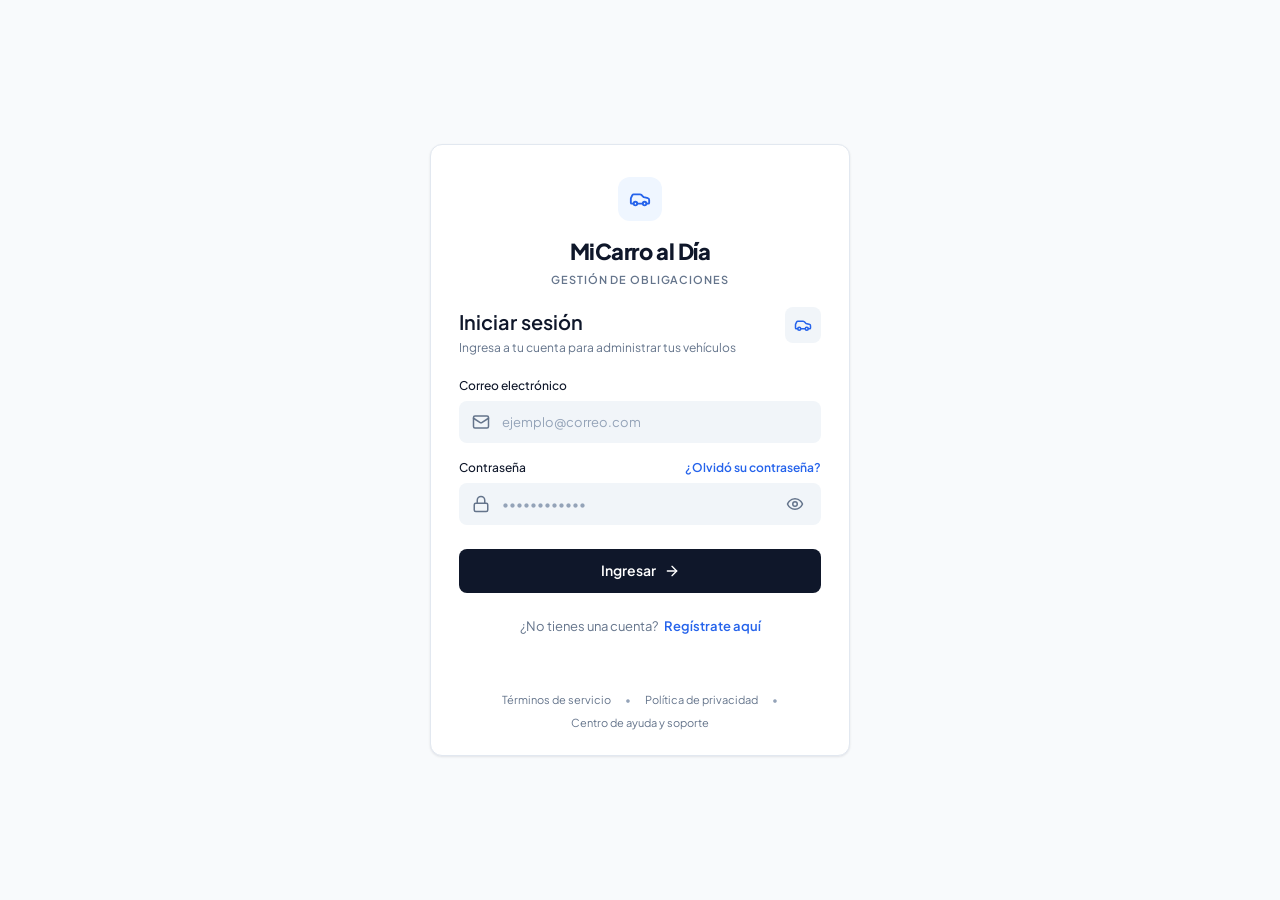
<file: index.html>
<!DOCTYPE html>
<html lang="es">
<head>
  <meta charset="UTF-8">
  <meta name="viewport" content="width=device-width, initial-scale=1">
  <title>Iniciar sesión · MiCarro al Día</title>
  <meta name="description" content="Ingresa a MiCarro al Día para administrar las obligaciones de tus vehículos.">
  <link rel="preconnect" href="https://fonts.googleapis.com">
  <link rel="preconnect" href="https://fonts.gstatic.com" crossorigin>
  <link href="https://fonts.googleapis.com/css2?family=Plus+Jakarta+Sans:wght@400;500;600;700;800&display=swap" rel="stylesheet">
  <link rel="stylesheet" href="css/styles.css">
</head>
<body>
  <main class="auth-page">
    <section class="card auth-card" aria-labelledby="login-title">
      <header class="brand">
        <span class="icon-badge icon-badge--blue icon-badge--lg"><span class="icon" data-icon="car"></span></span>
        <h1 class="brand-name">MiCarro al Día</h1>
        <p class="overline">Gestión de obligaciones</p>
      </header>

      <div class="auth-heading">
        <div>
          <h2 id="login-title">Iniciar sesión</h2>
          <p class="support">Ingresa a tu cuenta para administrar tus vehículos</p>
        </div>
        <span class="icon-badge"><span class="icon" data-icon="car"></span></span>
      </div>

      <form id="login-form" class="auth-form" novalidate>
        <div class="alert alert-error" id="login-error" role="alert" hidden>
          <span class="icon" data-icon="alert"></span>
          <div>
            <strong>Revisa tus datos</strong>
            Ingresa un correo válido y tu contraseña para continuar.
          </div>
        </div>

        <div class="field" id="email-field">
          <label class="field-label" for="email">Correo electrónico</label>
          <div class="input-wrap">
            <span class="icon" data-icon="mail"></span>
            <input id="email" name="email" type="email" placeholder="ejemplo@correo.com" autocomplete="email" aria-describedby="email-error">
          </div>
          <span class="field-error" id="email-error">Ingresa un correo electrónico válido.</span>
        </div>

        <div class="field" id="password-field">
          <div class="field-label-row">
            <label class="field-label" for="password">Contraseña</label>
            <button type="button" class="link" data-open-modal="recover-modal">¿Olvidó su contraseña?</button>
          </div>
          <div class="input-wrap">
            <span class="icon" data-icon="lock"></span>
            <input id="password" name="password" type="password" placeholder="••••••••••••" autocomplete="current-password" aria-describedby="password-error">
            <button type="button" class="input-toggle" data-toggle-password aria-label="Mostrar contraseña">
              <span class="icon" data-icon="eye"></span>
            </button>
          </div>
          <span class="field-error" id="password-error">Ingresa tu contraseña.</span>
        </div>

        <button type="submit" class="btn btn-primary btn-block btn-lg">
          Ingresar <span class="icon" data-icon="arrow-right"></span>
        </button>
      </form>

      <p class="auth-switch">
        ¿No tienes una cuenta?
        <button type="button" class="link" data-toast="El registro de usuarios estará disponible próximamente">Regístrate aquí</button>
      </p>

      <ul class="auth-legal">
        <li><button type="button" data-toast="Términos de servicio disponibles próximamente">Términos de servicio</button></li>
        <li><button type="button" data-toast="Política de privacidad disponible próximamente">Política de privacidad</button></li>
        <li><button type="button" data-toast="Centro de ayuda disponible próximamente">Centro de ayuda y soporte</button></li>
      </ul>
    </section>
  </main>

  <!-- Modal: Recuperar contraseña -->
  <dialog class="modal" id="recover-modal" aria-labelledby="recover-title">
    <form class="modal-box" id="recover-form" novalidate>
      <button type="button" class="btn-close" data-close-modal aria-label="Cerrar">
        <span class="icon" data-icon="x"></span>
      </button>
      <h2 class="modal-title" id="recover-title">Recuperar contraseña</h2>
      <p class="modal-text">
        Ingresa el correo electrónico asociado a tu cuenta vehicular y te enviaremos un enlace seguro para restablecer tu contraseña.
      </p>

      <div class="field" id="recover-email-field">
        <label class="field-label" for="recover-email">Correo electrónico registrado</label>
        <div class="input-wrap input-wrap--outline">
          <span class="icon" data-icon="mail"></span>
          <input id="recover-email" type="email" autofocus placeholder="ejemplo@correo.com" autocomplete="email" aria-describedby="recover-email-error">
        </div>
        <span class="field-error" id="recover-email-error">Ingresa un correo electrónico válido.</span>
      </div>

      <div class="modal-actions">
        <button type="button" class="btn btn-ghost" data-close-modal>Cancelar</button>
        <button type="submit" class="btn btn-primary">
          Enviar correo de recuperación <span class="icon" data-icon="arrow-right"></span>
        </button>
      </div>

      <p class="modal-footer">
        ¿Tienes problemas para acceder?
        <button type="button" class="link" data-toast="Soporte técnico disponible próximamente">Contactar a soporte técnico</button>
      </p>
    </form>
  </dialog>

  <!-- Modal: Cuadro de notificación tras enviar el correo -->
  <dialog class="modal modal--sm" id="recover-sent-modal" aria-labelledby="recover-sent-title">
    <div class="modal-box">
      <button type="button" class="btn-close" data-close-modal aria-label="Cerrar">
        <span class="icon" data-icon="x"></span>
      </button>
      <div class="notice">
        <span class="notice-icon"><span class="icon" data-icon="info"></span></span>
        <div>
          <h3 id="recover-sent-title">Se ha enviado un correo de confirmación para restablecer tu contraseña</h3>
          <p>Por favor verifique la bandeja de entrada de su correo o spam.</p>
          <button type="button" class="btn btn-secondary btn-sm" data-close-modal>Cerrar</button>
        </div>
      </div>
    </div>
  </dialog>

  <script src="js/icons.js"></script>
  <script src="js/app.js"></script>
  <script src="js/login.js"></script>
</body>
</html>
</file>
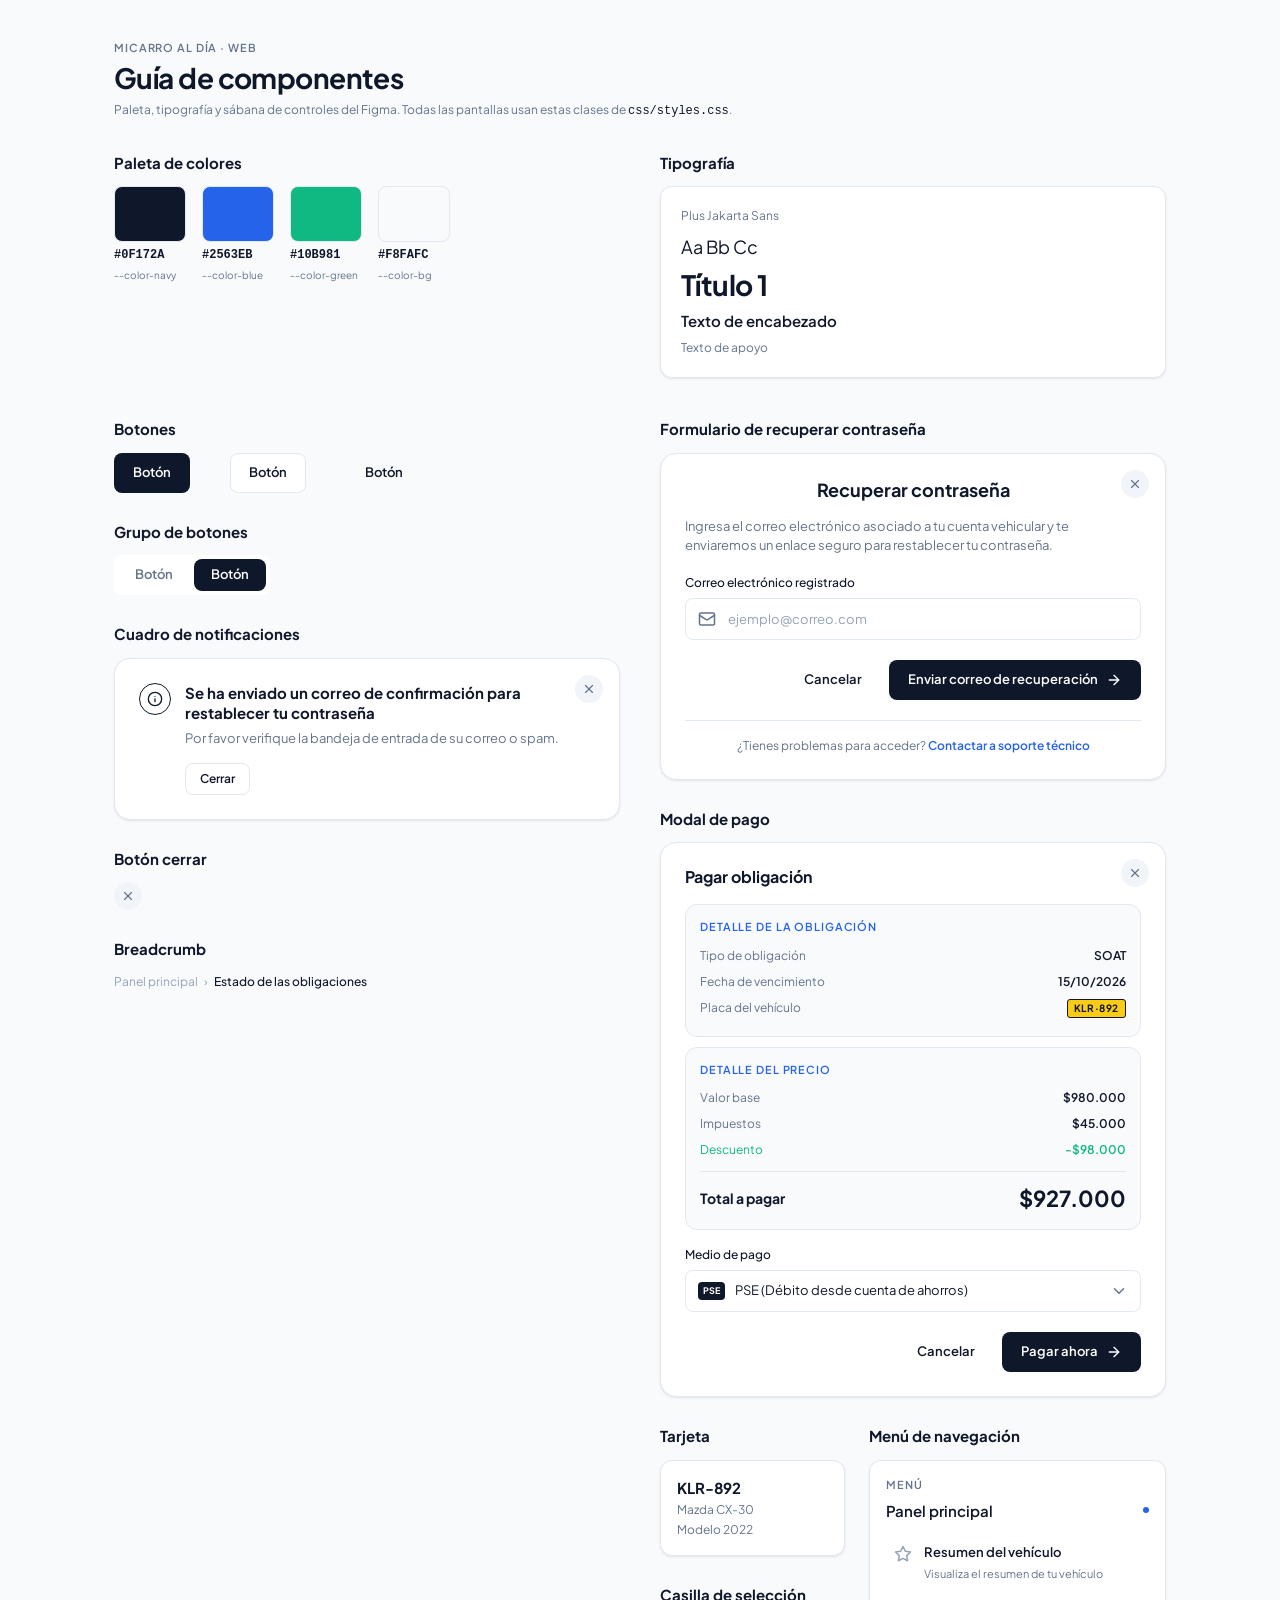
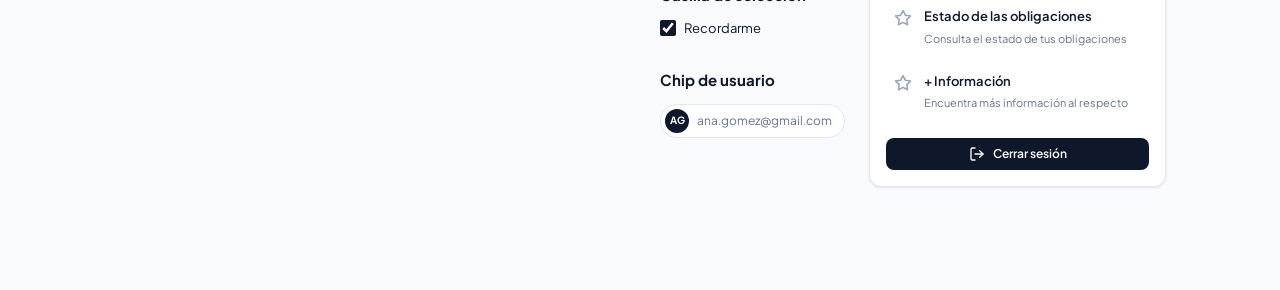
<file: componentes.html>
<!DOCTYPE html>
<html lang="es">
<head>
  <meta charset="UTF-8">
  <meta name="viewport" content="width=device-width, initial-scale=1">
  <title>Guía de componentes · MiCarro al Día</title>
  <meta name="description" content="Paleta, tipografía y sábana de controles de MiCarro al Día web.">
  <link rel="preconnect" href="https://fonts.googleapis.com">
  <link rel="preconnect" href="https://fonts.gstatic.com" crossorigin>
  <link href="https://fonts.googleapis.com/css2?family=Plus+Jakarta+Sans:wght@400;500;600;700;800&display=swap" rel="stylesheet">
  <link rel="stylesheet" href="css/styles.css">
  <link rel="stylesheet" href="css/guia.css">
</head>
<body>
  <main class="guide">
    <header class="guide-header">
      <p class="overline">MiCarro al Día · Web</p>
      <h1 class="title-1">Guía de componentes</h1>
      <p class="support">Paleta, tipografía y sábana de controles del Figma. Todas las pantallas usan estas clases de <code>css/styles.css</code>.</p>
    </header>

    <!-- Paleta y tipografía -->
    <div class="guide-grid">
      <section class="guide-section">
        <h2>Paleta de colores</h2>
        <div class="swatches">
          <div class="swatch"><span style="background: var(--color-navy)"></span><code>#0F172A</code><small>--color-navy</small></div>
          <div class="swatch"><span style="background: var(--color-blue)"></span><code>#2563EB</code><small>--color-blue</small></div>
          <div class="swatch"><span style="background: var(--color-green)"></span><code>#10B981</code><small>--color-green</small></div>
          <div class="swatch"><span style="background: var(--color-bg)"></span><code>#F8FAFC</code><small>--color-bg</small></div>
        </div>
      </section>

      <section class="guide-section">
        <h2>Tipografía</h2>
        <div class="card card-body type-sample">
          <p class="support">Plus Jakarta Sans</p>
          <p class="type-aa">Aa Bb Cc</p>
          <p class="title-1">Título 1</p>
          <p class="heading">Texto de encabezado</p>
          <p class="support">Texto de apoyo</p>
        </div>
      </section>
    </div>

    <!-- Sábana de controles -->
    <div class="guide-grid">
      <div class="guide-column">
        <section class="guide-section">
          <h2>Botones</h2>
          <div class="guide-row">
            <button type="button" class="btn btn-primary">Botón</button>
            <button type="button" class="btn btn-secondary">Botón</button>
            <button type="button" class="btn btn-ghost">Botón</button>
          </div>
        </section>

        <section class="guide-section">
          <h2>Grupo de botones</h2>
          <div class="btn-group" role="group" aria-label="Ejemplo de grupo">
            <button type="button" class="btn" aria-pressed="false">Botón</button>
            <button type="button" class="btn" aria-pressed="true">Botón</button>
          </div>
        </section>

        <section class="guide-section">
          <h2>Cuadro de notificaciones</h2>
          <div class="modal-box guide-static-box">
            <button type="button" class="btn-close" aria-label="Cerrar"><span class="icon" data-icon="x"></span></button>
            <div class="notice">
              <span class="notice-icon"><span class="icon" data-icon="info"></span></span>
              <div>
                <h3>Se ha enviado un correo de confirmación para restablecer tu contraseña</h3>
                <p>Por favor verifique la bandeja de entrada de su correo o spam.</p>
                <button type="button" class="btn btn-secondary btn-sm">Cerrar</button>
              </div>
            </div>
          </div>
        </section>

        <section class="guide-section">
          <h2>Botón cerrar</h2>
          <button type="button" class="btn-close" aria-label="Cerrar"><span class="icon" data-icon="x"></span></button>
        </section>

        <section class="guide-section">
          <h2>Breadcrumb</h2>
          <nav aria-label="Ruta">
            <ol class="breadcrumb">
              <li><a href="#">Panel principal</a></li>
              <li><span aria-current="page">Estado de las obligaciones</span></li>
            </ol>
          </nav>
        </section>
      </div>

      <div class="guide-column">
        <section class="guide-section">
          <h2>Formulario de recuperar contraseña</h2>
          <form class="modal-box guide-static-box" novalidate>
            <button type="button" class="btn-close" aria-label="Cerrar"><span class="icon" data-icon="x"></span></button>
            <h3 class="modal-title">Recuperar contraseña</h3>
            <p class="modal-text">Ingresa el correo electrónico asociado a tu cuenta vehicular y te enviaremos un enlace seguro para restablecer tu contraseña.</p>
            <div class="field">
              <label class="field-label" for="demo-email">Correo electrónico registrado</label>
              <div class="input-wrap input-wrap--outline">
                <span class="icon" data-icon="mail"></span>
                <input id="demo-email" type="email" placeholder="ejemplo@correo.com">
              </div>
            </div>
            <div class="modal-actions">
              <button type="button" class="btn btn-ghost">Cancelar</button>
              <button type="button" class="btn btn-primary">Enviar correo de recuperación <span class="icon" data-icon="arrow-right"></span></button>
            </div>
            <p class="modal-footer">¿Tienes problemas para acceder? <a class="link" href="#">Contactar a soporte técnico</a></p>
          </form>
        </section>

        <section class="guide-section">
          <h2>Modal de pago</h2>
          <form class="modal-box guide-static-box" novalidate>
            <button type="button" class="btn-close" aria-label="Cerrar"><span class="icon" data-icon="x"></span></button>
            <h3 class="modal-title modal-title--left">Pagar obligación</h3>

            <div class="detail-block">
              <p class="overline">Detalle de la obligación</p>
              <div class="detail-row">Tipo de obligación <b>SOAT</b></div>
              <div class="detail-row">Fecha de vencimiento <b>15/10/2026</b></div>
              <div class="detail-row">Placa del vehículo <span class="plate">KLR·892</span></div>
            </div>
            <div class="detail-block">
              <p class="overline">Detalle del precio</p>
              <div class="detail-row">Valor base <b>$980.000</b></div>
              <div class="detail-row">Impuestos <b>$45.000</b></div>
              <div class="detail-row detail-row--discount">Descuento <b>-$98.000</b></div>
              <div class="detail-total">Total a pagar <b>$927.000</b></div>
            </div>

            <div class="field detail-field">
              <label class="field-label" for="demo-pay">Medio de pago</label>
              <div class="input-wrap input-wrap--outline">
                <span class="pay-badge">PSE</span>
                <select id="demo-pay">
                  <option>PSE (Débito desde cuenta de ahorros)</option>
                  <option>Tarjeta de crédito</option>
                </select>
                <span class="icon" data-icon="chevron-down"></span>
              </div>
            </div>

            <div class="modal-actions">
              <button type="button" class="btn btn-ghost">Cancelar</button>
              <button type="button" class="btn btn-primary">Pagar ahora <span class="icon" data-icon="arrow-right"></span></button>
            </div>
          </form>
        </section>

        <div class="guide-pair">
          <div class="guide-column">
            <section class="guide-section">
              <h2>Tarjeta</h2>
              <div class="card card-body guide-card">
                <strong>KLR-892</strong>
                <span>Mazda CX-30</span>
                <span>Modelo 2022</span>
              </div>
            </section>
            <section class="guide-section">
              <h2>Casilla de selección</h2>
              <label class="checkbox"><input type="checkbox" checked> Recordarme</label>
            </section>
            <section class="guide-section">
              <h2>Chip de usuario</h2>
              <span class="user-chip"><span class="avatar">AG</span>ana.gomez@gmail.com</span>
            </section>
          </div>

          <section class="guide-section">
            <h2>Menú de navegación</h2>
            <nav class="card nav-menu" aria-label="Menú principal">
              <p class="overline">Menú</p>
              <p class="nav-menu-title">Panel principal</p>
              <a class="nav-item" href="#"><span class="icon" data-icon="star"></span><span><strong>Resumen del vehículo</strong><span class="nav-desc">Visualiza el resumen de tu vehículo</span></span></a>
              <a class="nav-item" href="#"><span class="icon" data-icon="star"></span><span><strong>Estado de las obligaciones</strong><span class="nav-desc">Consulta el estado de tus obligaciones</span></span></a>
              <a class="nav-item" href="#"><span class="icon" data-icon="star"></span><span><strong>+ Información</strong><span class="nav-desc">Encuentra más información al respecto</span></span></a>
              <button type="button" class="btn btn-primary btn-block btn-sm"><span class="icon" data-icon="logout"></span>Cerrar sesión</button>
            </nav>
          </section>
        </div>
      </div>
    </div>
  </main>

  <script src="js/icons.js"></script>
  <script src="js/app.js"></script>
</body>
</html>
</file>
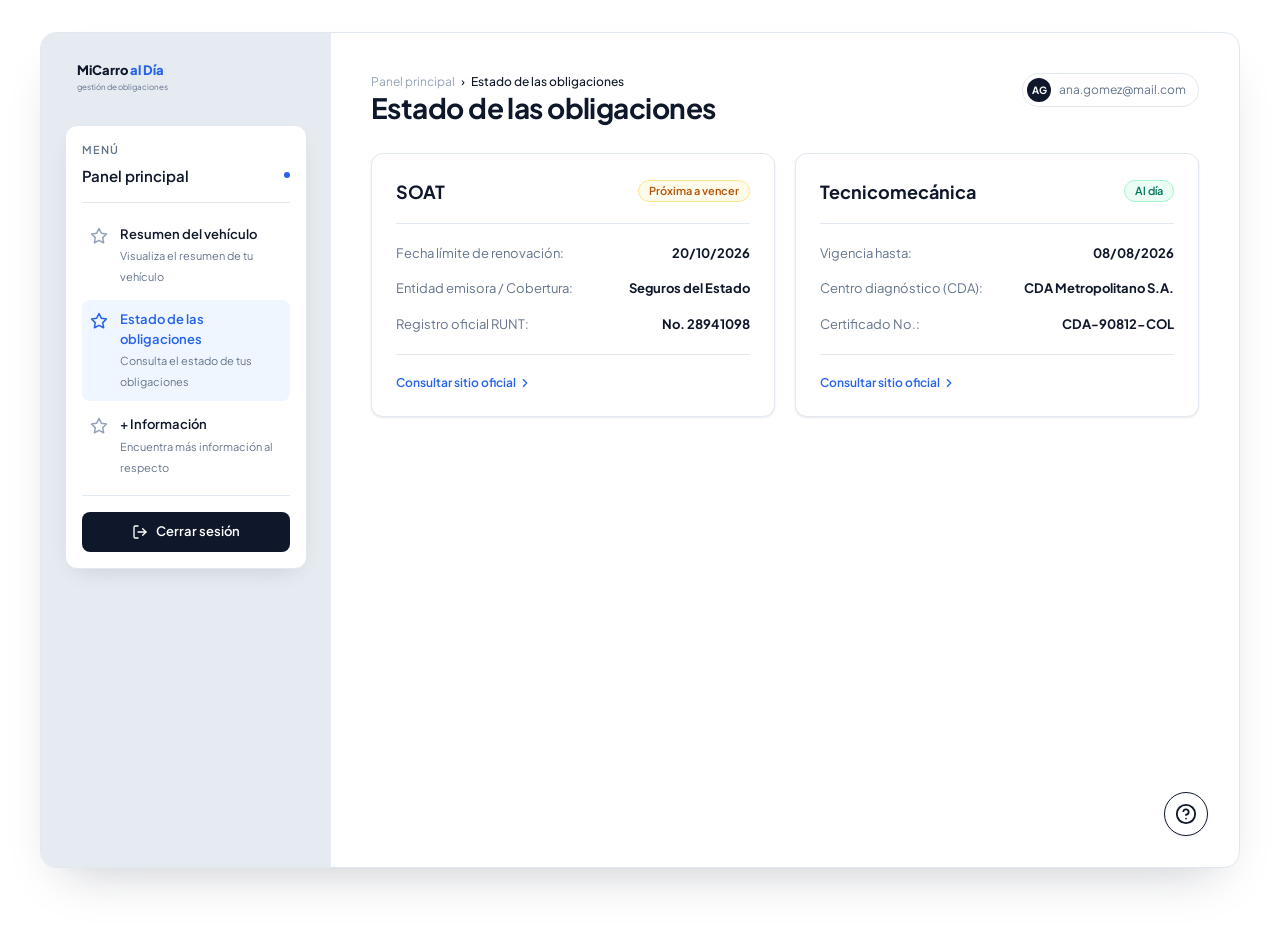
<file: obligaciones.html>
<!DOCTYPE html>
<html lang="es">
<head>
  <meta charset="UTF-8">
  <meta name="viewport" content="width=device-width, initial-scale=1">
  <title>Estado de las obligaciones · MiCarro al Día</title>
  <meta name="description" content="Consulta el estado del SOAT y la revisión técnico-mecánica de tu vehículo en MiCarro al Día.">
  <link rel="preconnect" href="https://fonts.googleapis.com">
  <link rel="preconnect" href="https://fonts.gstatic.com" crossorigin>
  <link href="https://fonts.googleapis.com/css2?family=Plus+Jakarta+Sans:wght@400;500;600;700;800&display=swap" rel="stylesheet">
  <link rel="stylesheet" href="css/styles.css">
</head>
<body class="app-page">
  <div class="app-shell">
    <!-- Menú lateral -->
    <aside class="sidebar">
      <a class="brand-mini" href="panel.html">
        <strong>MiCarro <span>al Día</span></strong>
        <small>gestión de obligaciones</small>
      </a>

      <nav class="card nav-menu" aria-label="Menú principal">
        <p class="overline">Menú</p>
        <p class="nav-menu-title">Panel principal</p>
        <hr class="nav-divider">
        <a class="nav-item" href="vehiculo.html">
          <span class="icon" data-icon="star"></span>
          <span><strong>Resumen del vehículo</strong><span class="nav-desc">Visualiza el resumen de tu vehículo</span></span>
        </a>
        <a class="nav-item" href="obligaciones.html" aria-current="page">
          <span class="icon" data-icon="star"></span>
          <span><strong>Estado de las obligaciones</strong><span class="nav-desc">Consulta el estado de tus obligaciones</span></span>
        </a>
        <a class="nav-item" href="#" data-open-modal="faq-drawer">
          <span class="icon" data-icon="star"></span>
          <span><strong>+ Información</strong><span class="nav-desc">Encuentra más información al respecto</span></span>
        </a>
        <hr class="nav-divider">
        <button type="button" class="btn btn-primary btn-block" data-open-modal="logout-modal">
          <span class="icon" data-icon="logout"></span>Cerrar sesión
        </button>
      </nav>
    </aside>

    <!-- Contenido -->
    <main class="app-main">
      <header class="page-header">
        <div>
          <ol class="breadcrumb">
            <li><a href="panel.html">Panel principal</a></li>
            <li aria-current="page">Estado de las obligaciones</li>
          </ol>
          <h1 class="title-1">Estado de las obligaciones</h1>
        </div>
        <span class="user-chip"><span class="avatar">AG</span>ana.gomez@mail.com</span>
      </header>

      <div class="dashboard-grid">
        <!-- SOAT -->
        <section class="card status-card" aria-labelledby="soat-title">
          <div class="status-card-header">
            <h2 id="soat-title">SOAT</h2>
            <span class="pill pill-amber">Próxima a vencer</span>
          </div>
          <div class="status-detail">
            <div class="status-detail-row"><span>Fecha límite de renovación:</span><b>20/10/2026</b></div>
            <div class="status-detail-row"><span>Entidad emisora / Cobertura:</span><b>Seguros del Estado</b></div>
            <div class="status-detail-row"><span>Registro oficial RUNT:</span><b>No. 28941098</b></div>
          </div>
          <footer class="status-card-footer">
            <a class="link link-arrow" href="#" data-toast="Consulta en sitio oficial disponible próximamente">
              Consultar sitio oficial <span class="icon" data-icon="chevron-right"></span>
            </a>
          </footer>
        </section>

        <!-- Tecnicomecánica -->
        <section class="card status-card" aria-labelledby="tecno-title">
          <div class="status-card-header">
            <h2 id="tecno-title">Tecnicomecánica</h2>
            <span class="pill pill-success">Al día</span>
          </div>
          <div class="status-detail">
            <div class="status-detail-row"><span>Vigencia hasta:</span><b>08/08/2026</b></div>
            <div class="status-detail-row"><span>Centro diagnóstico (CDA):</span><b>CDA Metropolitano S.A.</b></div>
            <div class="status-detail-row"><span>Certificado No.:</span><b>CDA-90812-COL</b></div>
          </div>
          <footer class="status-card-footer">
            <a class="link link-arrow" href="#" data-toast="Consulta en sitio oficial disponible próximamente">
              Consultar sitio oficial <span class="icon" data-icon="chevron-right"></span>
            </a>
          </footer>
        </section>
      </div>
    </main>
  </div>

  <!-- Botón flotante de ayuda: abre el panel de preguntas frecuentes -->
  <button type="button" class="fab-help" data-open-modal="faq-drawer" aria-label="Ayuda">
    <span class="icon" data-icon="help"></span>
  </button>

  <!-- Panel lateral: Preguntas frecuentes -->
  <dialog class="modal modal--drawer" id="faq-drawer" aria-labelledby="faq-title">
    <div class="modal-box modal-box--drawer">
      <button type="button" class="btn-close" data-close-modal aria-label="Cerrar">
        <span class="icon" data-icon="x"></span>
      </button>
      <h2 class="faq-title" id="faq-title">Preguntas frecuentes</h2>
      <p class="support faq-subtitle">Encuentra respuestas rápidas a las consultas más comunes sobre tu vehículo.</p>

      <div class="faq-list">
        <button type="button" class="faq-item" data-toast="Respuesta disponible próximamente">
          ¿Dónde puedo encontrar mis documentos del vehículo? <span class="icon" data-icon="chevron-right"></span>
        </button>
        <button type="button" class="faq-item" data-toast="Respuesta disponible próximamente">
          ¿Cómo puedo cambiar mi método de pago? <span class="icon" data-icon="chevron-right"></span>
        </button>
        <button type="button" class="faq-item" data-toast="Respuesta disponible próximamente">
          ¿Cuáles son las fechas límite para mis obligaciones? <span class="icon" data-icon="chevron-right"></span>
        </button>
        <button type="button" class="faq-item" data-toast="Respuesta disponible próximamente">
          ¿Cómo actualizo mis datos personales en la cuenta? <span class="icon" data-icon="chevron-right"></span>
        </button>
        <button type="button" class="faq-item" data-toast="Respuesta disponible próximamente">
          ¿Cómo puedo contactar al equipo de soporte? <span class="icon" data-icon="chevron-right"></span>
        </button>
      </div>

      <div class="faq-footer">
        <button type="button" class="btn btn-primary" data-toast="Contacto con soporte disponible próximamente">
          <span class="icon" data-icon="headset"></span>Contacta a soporte
        </button>
        <p class="support faq-footer-note">Tiempo promedio de respuesta: menos de 5 minutos</p>
      </div>
    </div>
  </dialog>

  <!-- Modal: Confirmar cierre de sesión -->
  <dialog class="modal modal--sm" id="logout-modal" aria-labelledby="logout-title">
    <div class="modal-box modal-confirm">
      <button type="button" class="btn-close" data-close-modal aria-label="Cerrar">
        <span class="icon" data-icon="x"></span>
      </button>
      <span class="icon-badge icon-badge--amber icon-badge--lg">
        <span class="icon" data-icon="logout"></span>
      </span>
      <h2 class="modal-title" id="logout-title">¿Cerrar sesión?</h2>
      <p class="modal-text">Vas a salir de tu cuenta en MiCarro al Día. Deberás iniciar sesión de nuevo para consultar tus obligaciones.</p>
      <div class="modal-actions">
        <button type="button" class="btn btn-ghost" data-close-modal>Cancelar</button>
        <a class="btn btn-primary" href="index.html">
          <span class="icon" data-icon="logout"></span>Cerrar sesión
        </a>
      </div>
    </div>
  </dialog>

  <script src="js/icons.js"></script>
  <script src="js/app.js"></script>
</body>
</html>
</file>
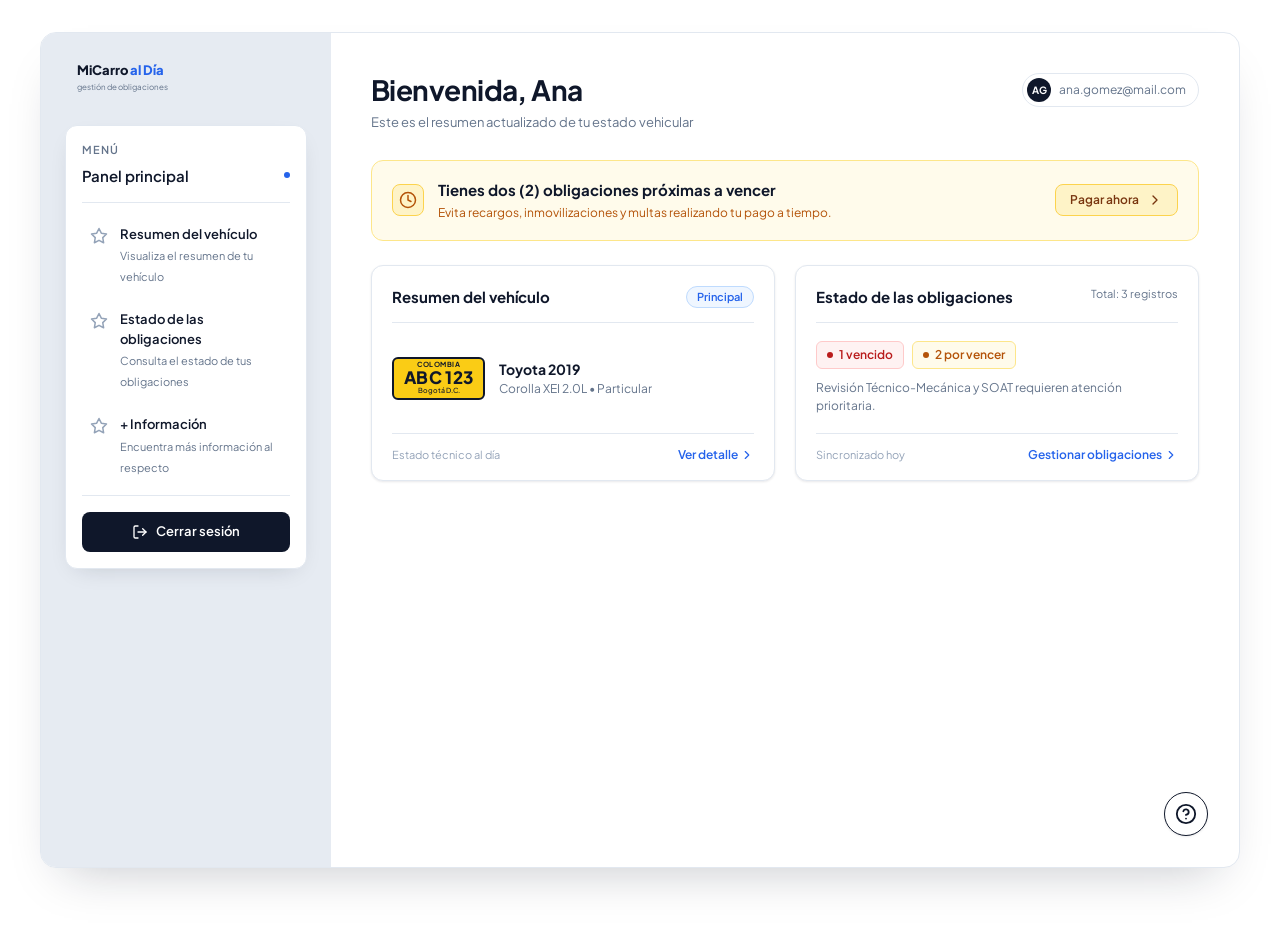
<file: panel.html>
<!DOCTYPE html>
<html lang="es">
<head>
  <meta charset="UTF-8">
  <meta name="viewport" content="width=device-width, initial-scale=1">
  <title>Panel principal · MiCarro al Día</title>
  <meta name="description" content="Resumen del vehículo y estado de las obligaciones en MiCarro al Día.">
  <link rel="preconnect" href="https://fonts.googleapis.com">
  <link rel="preconnect" href="https://fonts.gstatic.com" crossorigin>
  <link href="https://fonts.googleapis.com/css2?family=Plus+Jakarta+Sans:wght@400;500;600;700;800&display=swap" rel="stylesheet">
  <link rel="stylesheet" href="css/styles.css">
</head>
<body class="app-page">
  <div class="app-shell">
    <!-- Menú lateral -->
    <aside class="sidebar">
      <a class="brand-mini" href="panel.html">
        <strong>MiCarro <span>al Día</span></strong>
        <small>gestión de obligaciones</small>
      </a>

      <nav class="card nav-menu" aria-label="Menú principal">
        <p class="overline">Menú</p>
        <p class="nav-menu-title">Panel principal</p>
        <hr class="nav-divider">
        <a class="nav-item" href="vehiculo.html">
          <span class="icon" data-icon="star"></span>
          <span><strong>Resumen del vehículo</strong><span class="nav-desc">Visualiza el resumen de tu vehículo</span></span>
        </a>
        <a class="nav-item" href="obligaciones.html">
          <span class="icon" data-icon="star"></span>
          <span><strong>Estado de las obligaciones</strong><span class="nav-desc">Consulta el estado de tus obligaciones</span></span>
        </a>
        <a class="nav-item" href="#" data-open-modal="faq-drawer">
          <span class="icon" data-icon="star"></span>
          <span><strong>+ Información</strong><span class="nav-desc">Encuentra más información al respecto</span></span>
        </a>
        <hr class="nav-divider">
        <button type="button" class="btn btn-primary btn-block" data-open-modal="logout-modal">
          <span class="icon" data-icon="logout"></span>Cerrar sesión
        </button>
      </nav>
    </aside>

    <!-- Contenido -->
    <main class="app-main">
      <header class="page-header">
        <div>
          <h1 class="title-1">Bienvenida, Ana</h1>
          <p class="page-subtitle">Este es el resumen actualizado de tu estado vehicular</p>
        </div>
        <span class="user-chip"><span class="avatar">AG</span>ana.gomez@mail.com</span>
      </header>

      <section class="due-banner" aria-labelledby="due-title">
        <span class="due-banner-icon"><span class="icon" data-icon="clock"></span></span>
        <div class="due-banner-text">
          <h2 id="due-title">Tienes dos (2) obligaciones próximas a vencer</h2>
          <p>Evita recargos, inmovilizaciones y multas realizando tu pago a tiempo.</p>
        </div>
        <button type="button" class="btn btn-warning btn-sm" data-toast="Pago de obligaciones disponible próximamente">
          Pagar ahora <span class="icon" data-icon="chevron-right"></span>
        </button>
      </section>

      <div class="dashboard-grid">
        <!-- Resumen del vehículo -->
        <section class="card summary-card" aria-labelledby="vehicle-title">
          <header class="summary-card-header">
            <h2 id="vehicle-title">Resumen del vehículo</h2>
            <span class="pill pill-blue">Principal</span>
          </header>
          <div class="summary-card-body vehicle-summary">
            <div class="plate-lg" aria-label="Placa ABC 123, Bogotá D.C.">
              <small>Colombia</small>
              <strong>ABC 123</strong>
              <small>Bogotá D.C.</small>
            </div>
            <div>
              <p class="vehicle-name">Toyota 2019</p>
              <p class="support">Corolla XEI 2.0L • Particular</p>
            </div>
          </div>
          <footer class="summary-card-footer">
            <span>Estado técnico al día</span>
            <a class="link link-arrow" href="vehiculo.html">
              Ver detalle <span class="icon" data-icon="chevron-right"></span>
            </a>
          </footer>
        </section>

        <!-- Estado de las obligaciones -->
        <section class="card summary-card" aria-labelledby="obligations-title">
          <header class="summary-card-header">
            <h2 id="obligations-title">Estado de las obligaciones</h2>
            <span class="support">Total: 3 registros</span>
          </header>
          <div class="summary-card-body">
            <div class="status-chips">
              <span class="status-chip status-chip--danger">1 vencido</span>
              <span class="status-chip status-chip--warning">2 por vencer</span>
            </div>
            <p class="support">Revisión Técnico-Mecánica y SOAT requieren atención prioritaria.</p>
          </div>
          <footer class="summary-card-footer">
            <span>Sincronizado hoy</span>
            <a class="link link-arrow" href="obligaciones.html">
              Gestionar obligaciones <span class="icon" data-icon="chevron-right"></span>
            </a>
          </footer>
        </section>
      </div>
    </main>
  </div>

  <!-- Botón flotante de ayuda: abre el panel de preguntas frecuentes -->
  <button type="button" class="fab-help" data-open-modal="faq-drawer" aria-label="Ayuda">
    <span class="icon" data-icon="help"></span>
  </button>

  <!-- Panel lateral: Preguntas frecuentes -->
  <dialog class="modal modal--drawer" id="faq-drawer" aria-labelledby="faq-title">
    <div class="modal-box modal-box--drawer">
      <button type="button" class="btn-close" data-close-modal aria-label="Cerrar">
        <span class="icon" data-icon="x"></span>
      </button>
      <h2 class="faq-title" id="faq-title">Preguntas frecuentes</h2>
      <p class="support faq-subtitle">Encuentra respuestas rápidas a las consultas más comunes sobre tu vehículo.</p>

      <div class="faq-list">
        <button type="button" class="faq-item" data-toast="Respuesta disponible próximamente">
          ¿Dónde puedo encontrar mis documentos del vehículo? <span class="icon" data-icon="chevron-right"></span>
        </button>
        <button type="button" class="faq-item" data-toast="Respuesta disponible próximamente">
          ¿Cómo puedo cambiar mi método de pago? <span class="icon" data-icon="chevron-right"></span>
        </button>
        <button type="button" class="faq-item" data-toast="Respuesta disponible próximamente">
          ¿Cuáles son las fechas límite para mis obligaciones? <span class="icon" data-icon="chevron-right"></span>
        </button>
        <button type="button" class="faq-item" data-toast="Respuesta disponible próximamente">
          ¿Cómo actualizo mis datos personales en la cuenta? <span class="icon" data-icon="chevron-right"></span>
        </button>
        <button type="button" class="faq-item" data-toast="Respuesta disponible próximamente">
          ¿Cómo puedo contactar al equipo de soporte? <span class="icon" data-icon="chevron-right"></span>
        </button>
      </div>

      <div class="faq-footer">
        <button type="button" class="btn btn-primary" data-toast="Contacto con soporte disponible próximamente">
          <span class="icon" data-icon="headset"></span>Contacta a soporte
        </button>
        <p class="support faq-footer-note">Tiempo promedio de respuesta: menos de 5 minutos</p>
      </div>
    </div>
  </dialog>

  <!-- Modal: Confirmar cierre de sesión -->
  <dialog class="modal modal--sm" id="logout-modal" aria-labelledby="logout-title">
    <div class="modal-box modal-confirm">
      <button type="button" class="btn-close" data-close-modal aria-label="Cerrar">
        <span class="icon" data-icon="x"></span>
      </button>
      <span class="icon-badge icon-badge--amber icon-badge--lg">
        <span class="icon" data-icon="logout"></span>
      </span>
      <h2 class="modal-title" id="logout-title">¿Cerrar sesión?</h2>
      <p class="modal-text">Vas a salir de tu cuenta en MiCarro al Día. Deberás iniciar sesión de nuevo para consultar tus obligaciones.</p>
      <div class="modal-actions">
        <button type="button" class="btn btn-ghost" data-close-modal>Cancelar</button>
        <a class="btn btn-primary" href="index.html">
          <span class="icon" data-icon="logout"></span>Cerrar sesión
        </a>
      </div>
    </div>
  </dialog>

  <script src="js/icons.js"></script>
  <script src="js/app.js"></script>
</body>
</html>
</file>
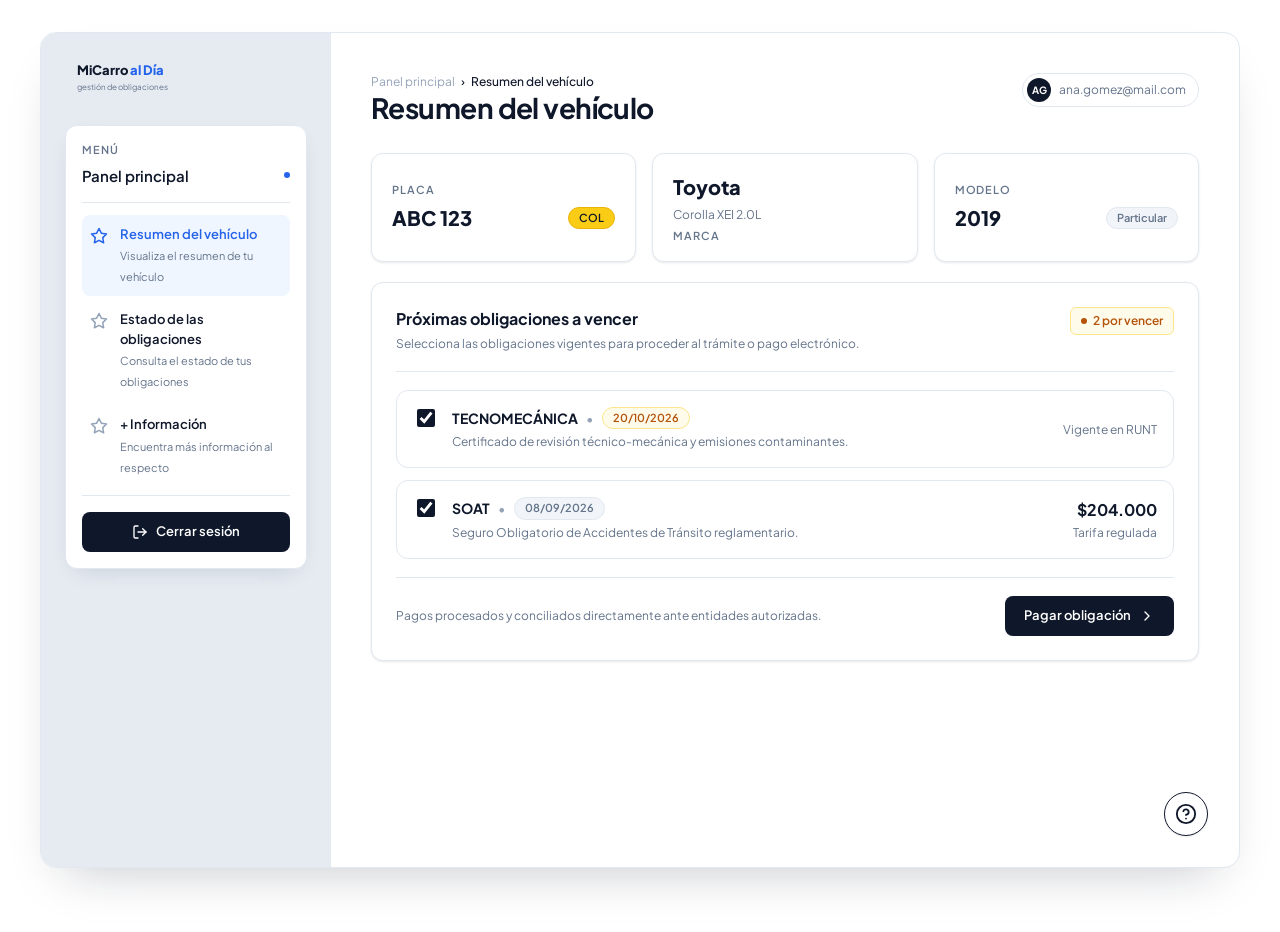
<file: vehiculo.html>
<!DOCTYPE html>
<html lang="es">
<head>
  <meta charset="UTF-8">
  <meta name="viewport" content="width=device-width, initial-scale=1">
  <title>Resumen del vehículo · MiCarro al Día</title>
  <meta name="description" content="Consulta los datos del vehículo y sus próximas obligaciones a vencer en MiCarro al Día.">
  <link rel="preconnect" href="https://fonts.googleapis.com">
  <link rel="preconnect" href="https://fonts.gstatic.com" crossorigin>
  <link href="https://fonts.googleapis.com/css2?family=Plus+Jakarta+Sans:wght@400;500;600;700;800&display=swap" rel="stylesheet">
  <link rel="stylesheet" href="css/styles.css">
</head>
<body class="app-page">
  <div class="app-shell">
    <!-- Menú lateral -->
    <aside class="sidebar">
      <a class="brand-mini" href="panel.html">
        <strong>MiCarro <span>al Día</span></strong>
        <small>gestión de obligaciones</small>
      </a>

      <nav class="card nav-menu" aria-label="Menú principal">
        <p class="overline">Menú</p>
        <p class="nav-menu-title">Panel principal</p>
        <hr class="nav-divider">
        <a class="nav-item" href="vehiculo.html" aria-current="page">
          <span class="icon" data-icon="star"></span>
          <span><strong>Resumen del vehículo</strong><span class="nav-desc">Visualiza el resumen de tu vehículo</span></span>
        </a>
        <a class="nav-item" href="obligaciones.html">
          <span class="icon" data-icon="star"></span>
          <span><strong>Estado de las obligaciones</strong><span class="nav-desc">Consulta el estado de tus obligaciones</span></span>
        </a>
        <a class="nav-item" href="#" data-open-modal="faq-drawer">
          <span class="icon" data-icon="star"></span>
          <span><strong>+ Información</strong><span class="nav-desc">Encuentra más información al respecto</span></span>
        </a>
        <hr class="nav-divider">
        <button type="button" class="btn btn-primary btn-block" data-open-modal="logout-modal">
          <span class="icon" data-icon="logout"></span>Cerrar sesión
        </button>
      </nav>
    </aside>

    <!-- Contenido -->
    <main class="app-main">
      <header class="page-header">
        <div>
          <ol class="breadcrumb">
            <li><a href="panel.html">Panel principal</a></li>
            <li aria-current="page">Resumen del vehículo</li>
          </ol>
          <h1 class="title-1">Resumen del vehículo</h1>
        </div>
        <span class="user-chip"><span class="avatar">AG</span>ana.gomez@mail.com</span>
      </header>

      <div class="vehicle-info-grid">
        <section class="card vehicle-info-card">
          <p class="overline">Placa</p>
          <div class="vehicle-info-value">
            <strong>ABC 123</strong>
            <span class="pill pill-flag">COL</span>
          </div>
        </section>

        <section class="card vehicle-info-card">
          <p class="vehicle-brand">Toyota</p>
          <p class="support">Corolla XEI 2.0L</p>
          <p class="overline">Marca</p>
        </section>

        <section class="card vehicle-info-card">
          <p class="overline">Modelo</p>
          <div class="vehicle-info-value">
            <strong>2019</strong>
            <span class="pill pill-neutral">Particular</span>
          </div>
        </section>
      </div>

      <section class="card obligations-card" aria-labelledby="obligations-heading">
        <div class="obligations-header">
          <div>
            <h2 id="obligations-heading">Próximas obligaciones a vencer</h2>
            <p class="support">Selecciona las obligaciones vigentes para proceder al trámite o pago electrónico.</p>
          </div>
          <span class="status-chip status-chip--warning">2 por vencer</span>
        </div>

        <div class="obligation-list">
          <label class="obligation-row">
            <input type="checkbox" checked aria-label="Seleccionar Tecnomecánica">
            <div class="obligation-main">
              <div class="obligation-name-row">
                <strong>TECNOMECÁNICA</strong>
                <span class="dot">•</span>
                <span class="pill pill-amber">20/10/2026</span>
              </div>
              <p class="support obligation-desc">Certificado de revisión técnico-mecánica y emisiones contaminantes.</p>
            </div>
            <div class="obligation-side">
              <span class="support">Vigente en RUNT</span>
            </div>
          </label>

          <label class="obligation-row">
            <input type="checkbox" checked aria-label="Seleccionar SOAT">
            <div class="obligation-main">
              <div class="obligation-name-row">
                <strong>SOAT</strong>
                <span class="dot">•</span>
                <span class="pill pill-neutral">08/09/2026</span>
              </div>
              <p class="support obligation-desc">Seguro Obligatorio de Accidentes de Tránsito reglamentario.</p>
            </div>
            <div class="obligation-side">
              <strong>$204.000</strong>
              <span class="support">Tarifa regulada</span>
            </div>
          </label>
        </div>

        <div class="obligations-footer">
          <p class="support">Pagos procesados y conciliados directamente ante entidades autorizadas.</p>
          <button type="button" class="btn btn-primary" data-open-modal="pay-modal">
            Pagar obligación <span class="icon" data-icon="chevron-right"></span>
          </button>
        </div>
      </section>
    </main>
  </div>

  <!-- Modal: Pagar obligación -->
  <dialog class="modal" id="pay-modal" aria-labelledby="pay-modal-title">
    <form class="modal-box" novalidate>
      <button type="button" class="btn-close" data-close-modal aria-label="Cerrar">
        <span class="icon" data-icon="x"></span>
      </button>
      <h3 class="modal-title modal-title--left" id="pay-modal-title">Pagar obligación</h3>

      <div class="detail-block">
        <p class="overline">Detalle de la obligación</p>
        <div class="detail-row">Tipo de obligación <b>SOAT</b></div>
        <div class="detail-row">Fecha de vencimiento <b>08/09/2026</b></div>
        <div class="detail-row">Placa del vehículo <span class="plate">ABC·123</span></div>
      </div>
      <div class="detail-block">
        <p class="overline">Detalle del precio</p>
        <div class="detail-row">Valor base <b>$204.000</b></div>
        <div class="detail-total">Total a pagar <b>$204.000</b></div>
      </div>

      <div class="field detail-field">
        <label class="field-label" for="pay-method">Medio de pago</label>
        <div class="input-wrap input-wrap--outline">
          <span class="pay-badge">PSE</span>
          <select id="pay-method">
            <option>PSE (Débito desde cuenta de ahorros)</option>
            <option>Tarjeta de crédito</option>
          </select>
          <span class="icon" data-icon="chevron-down"></span>
        </div>
      </div>

      <div class="modal-actions">
        <button type="button" class="btn btn-ghost" data-close-modal>Cancelar</button>
        <button type="button" class="btn btn-primary" data-close-modal>
          Pagar ahora <span class="icon" data-icon="arrow-right"></span>
        </button>
      </div>
    </form>
  </dialog>

  <!-- Botón flotante de ayuda: abre el panel de preguntas frecuentes -->
  <button type="button" class="fab-help" data-open-modal="faq-drawer" aria-label="Ayuda">
    <span class="icon" data-icon="help"></span>
  </button>

  <!-- Panel lateral: Preguntas frecuentes -->
  <dialog class="modal modal--drawer" id="faq-drawer" aria-labelledby="faq-title">
    <div class="modal-box modal-box--drawer">
      <button type="button" class="btn-close" data-close-modal aria-label="Cerrar">
        <span class="icon" data-icon="x"></span>
      </button>
      <h2 class="faq-title" id="faq-title">Preguntas frecuentes</h2>
      <p class="support faq-subtitle">Encuentra respuestas rápidas a las consultas más comunes sobre tu vehículo.</p>

      <div class="faq-list">
        <button type="button" class="faq-item" data-toast="Respuesta disponible próximamente">
          ¿Dónde puedo encontrar mis documentos del vehículo? <span class="icon" data-icon="chevron-right"></span>
        </button>
        <button type="button" class="faq-item" data-toast="Respuesta disponible próximamente">
          ¿Cómo puedo cambiar mi método de pago? <span class="icon" data-icon="chevron-right"></span>
        </button>
        <button type="button" class="faq-item" data-toast="Respuesta disponible próximamente">
          ¿Cuáles son las fechas límite para mis obligaciones? <span class="icon" data-icon="chevron-right"></span>
        </button>
        <button type="button" class="faq-item" data-toast="Respuesta disponible próximamente">
          ¿Cómo actualizo mis datos personales en la cuenta? <span class="icon" data-icon="chevron-right"></span>
        </button>
        <button type="button" class="faq-item" data-toast="Respuesta disponible próximamente">
          ¿Cómo puedo contactar al equipo de soporte? <span class="icon" data-icon="chevron-right"></span>
        </button>
      </div>

      <div class="faq-footer">
        <button type="button" class="btn btn-primary" data-toast="Contacto con soporte disponible próximamente">
          <span class="icon" data-icon="headset"></span>Contacta a soporte
        </button>
        <p class="support faq-footer-note">Tiempo promedio de respuesta: menos de 5 minutos</p>
      </div>
    </div>
  </dialog>

  <!-- Modal: Confirmar cierre de sesión -->
  <dialog class="modal modal--sm" id="logout-modal" aria-labelledby="logout-title">
    <div class="modal-box modal-confirm">
      <button type="button" class="btn-close" data-close-modal aria-label="Cerrar">
        <span class="icon" data-icon="x"></span>
      </button>
      <span class="icon-badge icon-badge--amber icon-badge--lg">
        <span class="icon" data-icon="logout"></span>
      </span>
      <h2 class="modal-title" id="logout-title">¿Cerrar sesión?</h2>
      <p class="modal-text">Vas a salir de tu cuenta en MiCarro al Día. Deberás iniciar sesión de nuevo para consultar tus obligaciones.</p>
      <div class="modal-actions">
        <button type="button" class="btn btn-ghost" data-close-modal>Cancelar</button>
        <a class="btn btn-primary" href="index.html">
          <span class="icon" data-icon="logout"></span>Cerrar sesión
        </a>
      </div>
    </div>
  </dialog>

  <script src="js/icons.js"></script>
  <script src="js/app.js"></script>
</body>
</html>
</file>
<file: css/styles.css>
/* =========================================================
   MiCarro al Día — Web
   ========================================================= */

:root {
  /* Paleta de colores */
  --color-navy: #0F172A;      /* primario: botones, títulos */
  --color-blue: #2563EB;      /* acento: enlaces, íconos, selección */
  --color-green: #10B981;     /* éxito / al día */
  --color-bg: #F8FAFC;        /* fondo de la aplicación */

  /* Neutros y estados de apoyo */
  --color-white: #FFFFFF;
  --color-text: var(--color-navy);
  --color-muted: #64748B;     /* texto secundario */
  --color-subtle: #94A3B8;    /* texto de apoyo, placeholders */
  --color-border: #E2E8F0;
  --color-field: #F1F5F9;     /* fondo de campos */
  --color-blue-soft: #EFF6FF;
  --color-green-soft: #ECFDF5;
  --color-red: #DC2626;
  --color-red-soft: #FEF2F2;
  --color-amber: #F59E0B;
  --color-amber-soft: #FFFBEB;
  --color-plate: #FACC15;     /* placa colombiana */
  --color-sidebar: #E6EBF2;   /* fondo del menú lateral */
  --color-amber-border: #FDE68A;
  --color-amber-text: #B45309;

  /* Tipografía */
  --font-family: "Plus Jakarta Sans", system-ui, -apple-system, "Segoe UI", sans-serif;
  --text-title-1: 700 28px/1.2 var(--font-family);   /* Título 1 */
  --text-title-2: 700 20px/1.3 var(--font-family);
  --text-heading: 600 15px/1.4 var(--font-family);   /* Texto de encabezado */
  --text-body: 400 14px/1.5 var(--font-family);
  --text-support: 400 12px/1.5 var(--font-family);   /* Texto de apoyo */
  --text-overline: 600 11px/1.4 var(--font-family);

  /* Forma y profundidad */
  --radius-sm: 6px;
  --radius: 8px;
  --radius-lg: 12px;
  --radius-xl: 16px;
  --shadow-card: 0 1px 3px rgba(15, 23, 42, 0.06), 0 1px 2px rgba(15, 23, 42, 0.04);
  --shadow-pop: 0 20px 40px -12px rgba(15, 23, 42, 0.25);
  --focus-ring: 0 0 0 3px rgba(37, 99, 235, 0.25);
}

/* ---------- Base ---------- */
*,
*::before,
*::after {
  box-sizing: border-box;
}

html {
  -webkit-text-size-adjust: 100%;
}

body {
  margin: 0;
  min-height: 100vh;
  background: var(--color-bg);
  color: var(--color-text);
  font: var(--text-body);
  -webkit-font-smoothing: antialiased;
}

h1, h2, h3, h4, p {
  margin: 0;
}

a {
  color: inherit;
}

button,
input,
select {
  font: inherit;
  color: inherit;
}

:focus-visible {
  outline: none;
  box-shadow: var(--focus-ring);
}

.visually-hidden {
  position: absolute;
  width: 1px;
  height: 1px;
  overflow: hidden;
  clip: rect(0 0 0 0);
  white-space: nowrap;
}

/* ---------- Tipografía ---------- */
.title-1 { font: var(--text-title-1); letter-spacing: -0.02em; }
.title-2 { font: var(--text-title-2); letter-spacing: -0.01em; }
.heading { font: var(--text-heading); }
.support { font: var(--text-support); color: var(--color-muted); }
.overline {
  font: var(--text-overline);
  letter-spacing: 0.08em;
  text-transform: uppercase;
  color: var(--color-muted);
}

/* ---------- Íconos (se insertan desde js/icons.js) ---------- */
.icon {
  display: inline-flex;
  flex-shrink: 0;
  width: 18px;
  height: 18px;
}

.icon svg {
  width: 100%;
  height: 100%;
}

.icon-badge {
  display: inline-grid;
  place-items: center;
  width: 36px;
  height: 36px;
  border-radius: var(--radius);
  background: var(--color-field);
  color: var(--color-blue);
}

.icon-badge--blue { background: var(--color-blue-soft); }
.icon-badge--amber { background: var(--color-amber-soft); color: var(--color-amber-text); }
.icon-badge--lg { width: 44px; height: 44px; border-radius: var(--radius-lg); }
.icon-badge--lg .icon { width: 22px; height: 22px; }

/* ---------- Botones ---------- */
.btn {
  display: inline-flex;
  align-items: center;
  justify-content: center;
  gap: 8px;
  height: 40px;
  padding: 0 18px;
  border: 1px solid transparent;
  border-radius: var(--radius);
  font-weight: 600;
  font-size: 13px;
  text-decoration: none;
  white-space: nowrap;
  cursor: pointer;
  transition: background-color 0.15s, border-color 0.15s, color 0.15s;
}

.btn .icon { width: 16px; height: 16px; }

.btn-primary {
  background: var(--color-navy);
  color: var(--color-white);
}

.btn-primary:hover { background: #1E293B; }

.btn-secondary {
  background: var(--color-white);
  border-color: var(--color-border);
  color: var(--color-navy);
}

.btn-secondary:hover { background: var(--color-bg); }

.btn-ghost {
  background: transparent;
  color: var(--color-navy);
}

.btn-ghost:hover { background: var(--color-field); }

.btn-warning {
  background: #FEF3C7;
  border-color: #FCD34D;
  color: #78350F;
}

.btn-warning:hover { background: #FDE68A; }

.btn-block { width: 100%; }
.btn-lg { height: 44px; font-size: 14px; }
.btn-sm { height: 32px; padding: 0 14px; font-size: 12px; }

/* Grupo de botones (segmentado) */
.btn-group {
  display: inline-flex;
  gap: 4px;
  padding: 4px;
  border-radius: var(--radius);
  background: var(--color-white);
}

.btn-group .btn {
  height: 32px;
  padding: 0 16px;
  background: transparent;
  color: var(--color-muted);
}

.btn-group .btn[aria-pressed="true"] {
  background: var(--color-navy);
  color: var(--color-white);
}

/* Botón cerrar */
.btn-close {
  display: inline-grid;
  place-items: center;
  width: 28px;
  height: 28px;
  padding: 0;
  border: 0;
  border-radius: 50%;
  background: var(--color-field);
  color: var(--color-muted);
  cursor: pointer;
}

.btn-close:hover { background: var(--color-border); color: var(--color-navy); }
.btn-close .icon { width: 14px; height: 14px; }

/* Botón flotante de ayuda */
.fab-help {
  position: fixed;
  right: max(32px, calc((100vw - 1200px) / 2 + 32px));
  bottom: 64px;
  z-index: 40;
  display: grid;
  place-items: center;
  width: 44px;
  height: 44px;
  padding: 0;
  border: 1.5px solid var(--color-navy);
  border-radius: 50%;
  background: var(--color-white);
  color: var(--color-navy);
  box-shadow: var(--shadow-card);
  cursor: pointer;
}

.fab-help .icon { width: 22px; height: 22px; }

/* Enlaces */
.link {
  color: var(--color-blue);
  font-weight: 600;
  text-decoration: none;
  background: none;
  border: 0;
  padding: 0;
  cursor: pointer;
}

.link:hover { text-decoration: underline; }

.link-arrow {
  display: inline-flex;
  align-items: center;
  gap: 2px;
  font-size: 12px;
}

.link-arrow .icon { width: 14px; height: 14px; }

/* ---------- Campos de formulario ---------- */
.field {
  display: grid;
  gap: 6px;
}

.field-label-row {
  display: flex;
  align-items: baseline;
  justify-content: space-between;
  gap: 12px;
}

.field-label {
  font-size: 12px;
  font-weight: 500;
  color: var(--color-navy);
}

.field-label-row .link { font-size: 12px; }

.input-wrap {
  display: flex;
  align-items: center;
  gap: 10px;
  height: 42px;
  padding: 0 12px;
  border: 1px solid transparent;
  border-radius: var(--radius);
  background: var(--color-field);
  color: var(--color-muted);
  transition: border-color 0.15s, box-shadow 0.15s, background-color 0.15s;
}

/* Variante con borde (formularios dentro de modales) */
.input-wrap--outline {
  background: var(--color-white);
  border-color: var(--color-border);
}

.input-wrap:focus-within {
  background: var(--color-white);
  border-color: var(--color-blue);
  box-shadow: var(--focus-ring);
}

.input-wrap input,
.input-wrap select {
  flex: 1;
  min-width: 0;
  height: 100%;
  border: 0;
  outline: 0;
  background: transparent;
  color: var(--color-navy);
  font-size: 13px;
}

.input-wrap input::placeholder { color: var(--color-subtle); }


.input-wrap input:focus-visible,
.input-wrap select:focus-visible { box-shadow: none; }

.input-wrap select { appearance: none; cursor: pointer; }

.input-toggle {
  display: grid;
  place-items: center;
  padding: 4px;
  border: 0;
  border-radius: var(--radius-sm);
  background: none;
  color: var(--color-muted);
  cursor: pointer;
}

.input-toggle:hover { color: var(--color-navy); }

.field.is-invalid .input-wrap { border-color: var(--color-red); background: var(--color-white); }
.field.is-invalid .input-wrap:focus-within { box-shadow: 0 0 0 3px rgba(220, 38, 38, 0.18); }

.field-error {
  display: none;
  font-size: 12px;
  color: var(--color-red);
}

.field.is-invalid .field-error { display: block; }

/* Casilla de selección */
.checkbox {
  display: inline-flex;
  align-items: center;
  gap: 8px;
  font-size: 13px;
  cursor: pointer;
}

.checkbox input {
  width: 16px;
  height: 16px;
  margin: 0;
  accent-color: var(--color-navy);
  cursor: pointer;
}

/* ---------- Tarjetas y contenedores ---------- */
.card {
  background: var(--color-white);
  border: 1px solid var(--color-border);
  border-radius: var(--radius-lg);
  box-shadow: var(--shadow-card);
}

.card-body { padding: 16px; }

/* Banner de alerta (errores de formulario) */
.alert {
  display: flex;
  gap: 10px;
  padding: 12px;
  border-radius: var(--radius);
  font-size: 12px;
}

.alert[hidden] { display: none; }
.alert strong { display: block; font-size: 13px; }
.alert-error { background: var(--color-red-soft); color: var(--color-red); }

/* Chip de usuario */
.user-chip {
  display: inline-flex;
  align-items: center;
  gap: 8px;
  padding: 4px 12px 4px 4px;
  border: 1px solid var(--color-border);
  border-radius: 999px;
  background: var(--color-white);
  font-size: 12px;
  color: var(--color-muted);
}

.avatar {
  display: inline-grid;
  place-items: center;
  width: 24px;
  height: 24px;
  border-radius: 50%;
  background: var(--color-navy);
  color: var(--color-white);
  font-size: 10px;
  font-weight: 700;
}

/* Placa */
.plate {
  display: inline-block;
  padding: 1px 6px;
  border: 1px solid var(--color-navy);
  border-radius: 3px;
  background: var(--color-plate);
  font-size: 10px;
  font-weight: 700;
  letter-spacing: 0.06em;
  color: var(--color-navy);
}

/* Breadcrumb */
.breadcrumb {
  display: flex;
  flex-wrap: wrap;
  align-items: center;
  gap: 6px;
  margin: 0;
  padding: 0;
  list-style: none;
  font-size: 12px;
  color: var(--color-subtle);
}

.breadcrumb a { color: inherit; text-decoration: none; }
.breadcrumb a:hover { color: var(--color-navy); }
.breadcrumb li + li::before { content: "›"; margin-right: 6px; }
.breadcrumb [aria-current="page"] { color: var(--color-navy); font-weight: 500; }

.pill {
  display: inline-flex;
  align-items: center;
  padding: 2px 10px;
  border: 1px solid transparent;
  border-radius: 999px;
  font-size: 11px;
  font-weight: 600;
  white-space: nowrap;
}

.pill-blue {
  background: var(--color-blue-soft);
  border-color: #BFDBFE;
  color: var(--color-blue);
}

/* Chip de estado con punto de color */
.status-chip {
  display: inline-flex;
  align-items: center;
  gap: 6px;
  padding: 4px 10px;
  border: 1px solid transparent;
  border-radius: var(--radius-sm);
  font-size: 12px;
  font-weight: 600;
}

.status-chip::before {
  content: "";
  width: 6px;
  height: 6px;
  border-radius: 50%;
  background: currentColor;
}

.status-chip--danger { background: var(--color-red-soft); border-color: #FECACA; color: #B91C1C; }
.status-chip--warning { background: var(--color-amber-soft); border-color: var(--color-amber-border); color: var(--color-amber-text); }
.status-chip--success { background: var(--color-green-soft); border-color: #A7F3D0; color: #047857; }

/* ---------- Menú de navegación ---------- */
.nav-menu {
  display: flex;
  flex-direction: column;
  gap: 4px;
  padding: 16px;
}

.nav-menu-title {
  display: flex;
  align-items: center;
  justify-content: space-between;
  margin: 4px 0 8px;
  font: var(--text-heading);
}

.nav-menu-title::after {
  content: "";
  width: 6px;
  height: 6px;
  border-radius: 50%;
  background: var(--color-blue);
}

.nav-item {
  display: flex;
  gap: 12px;
  padding: 10px 8px;
  border-radius: var(--radius);
  text-decoration: none;
  color: var(--color-navy);
}

.nav-item:hover { background: var(--color-bg); }
.nav-item[aria-current="page"] { background: var(--color-blue-soft); }
.nav-item .icon { margin-top: 2px; color: var(--color-subtle); }
.nav-item strong { display: block; font-size: 13px; font-weight: 600; }
.nav-item span.nav-desc { font-size: 11px; color: var(--color-muted); }

.nav-divider {
  width: 100%;
  margin: 4px 0 8px;
  border: 0;
  border-top: 1px solid var(--color-border);
}

.nav-menu .btn { margin-top: 12px; }
.nav-divider + .btn { margin-top: 4px; }

/* ---------- Modales (<dialog>) ---------- */
.modal {
  width: min(460px, calc(100% - 32px));
  max-height: calc(100% - 32px);
  padding: 0;
  border: 0;
  border-radius: var(--radius-xl);
  background: transparent;
  color: var(--color-text);
}

.modal--sm { width: min(400px, calc(100% - 32px)); }

.modal::backdrop {
  background: rgba(15, 23, 42, 0.35);
  backdrop-filter: blur(3px);
}

.modal[open] { animation: modal-in 0.18s ease-out; }

@keyframes modal-in {
  from { opacity: 0; transform: translateY(8px) scale(0.98); }
}

.modal-box {
  position: relative;
  padding: 24px;
  border-radius: var(--radius-xl);
  background: var(--color-white);
  box-shadow: var(--shadow-pop);
}

.modal-box > .btn-close {
  position: absolute;
  top: 16px;
  right: 16px;
}

.modal-title {
  margin-bottom: 16px;
  text-align: center;
  font: var(--text-title-2);
  font-size: 18px;
}

.modal-title--left { text-align: left; font-size: 16px; }

.modal-text {
  margin-bottom: 18px;
  font-size: 13px;
  color: var(--color-muted);
}

/* Modal de confirmación (icono + título + texto centrados) */
.modal-confirm { display: grid; justify-items: center; text-align: center; }
.modal-confirm .icon-badge { margin-bottom: 14px; }
.modal-confirm .modal-actions { justify-content: center; width: 100%; }

.modal-actions {
  display: flex;
  flex-wrap: wrap;
  justify-content: flex-end;
  gap: 8px;
  margin-top: 20px;
}

.modal-footer {
  margin-top: 20px;
  padding-top: 16px;
  border-top: 1px solid var(--color-border);
  text-align: center;
  font-size: 12px;
  color: var(--color-muted);
}

/* Panel lateral (drawer): Preguntas frecuentes */
.modal--drawer {
  top: 0;
  right: 0;
  bottom: 0;
  left: auto;
  width: min(400px, 100%);
  height: 100%;
  max-height: 100%;
  margin: 0;
}

@keyframes drawer-in {
  from { opacity: 0; transform: translateX(100%); }
}

.modal--drawer[open] { animation: drawer-in 0.22s ease-out; }

.modal-box--drawer {
  display: flex;
  flex-direction: column;
  height: 100%;
  border-radius: var(--radius-xl) 0 0 var(--radius-xl);
}

.faq-title { font-size: 20px; font-weight: 800; padding-right: 28px; }
.faq-subtitle { margin-top: 6px; }

.faq-list {
  display: flex;
  flex-direction: column;
  flex: 1;
  margin-top: 18px;
  padding-top: 4px;
  border-top: 1px solid var(--color-border);
  overflow-y: auto;
}

.faq-item {
  display: flex;
  align-items: center;
  justify-content: space-between;
  gap: 12px;
  padding: 14px 2px;
  border: 0;
  border-bottom: 1px solid var(--color-border);
  background: none;
  text-align: left;
  font-size: 13px;
  font-weight: 600;
  color: var(--color-navy);
  cursor: pointer;
}

.faq-item:last-child { border-bottom: 0; }
.faq-item .icon { flex-shrink: 0; color: var(--color-subtle); }
.faq-item:hover { color: var(--color-blue); }
.faq-item:hover .icon { color: var(--color-blue); }

.faq-footer {
  padding-top: 16px;
  border-top: 1px solid var(--color-border);
}

.faq-footer .btn { width: 100%; }
.faq-footer-note { margin-top: 10px; text-align: center; }

/* Cuadro de notificaciones */
.notice {
  display: flex;
  gap: 14px;
  padding-right: 20px;
}

.notice-icon {
  display: grid;
  place-items: center;
  flex-shrink: 0;
  width: 32px;
  height: 32px;
  border: 1.5px solid var(--color-navy);
  border-radius: 50%;
}

.notice-icon .icon { width: 16px; height: 16px; }
.notice h3 { font-size: 15px; font-weight: 700; line-height: 1.35; }
.notice p { margin: 6px 0 14px; font-size: 13px; color: var(--color-muted); }

/* Modal de pago */
.detail-block {
  padding: 14px;
  border: 1px solid var(--color-border);
  border-radius: var(--radius-lg);
  background: var(--color-bg);
}

.detail-block + .detail-block { margin-top: 10px; }
.detail-block .overline { color: var(--color-blue); margin-bottom: 8px; }

.detail-row {
  display: flex;
  align-items: center;
  justify-content: space-between;
  gap: 12px;
  padding: 4px 0;
  font-size: 12px;
  color: var(--color-muted);
}

.detail-row b { color: var(--color-navy); font-weight: 600; }
.detail-row--discount, .detail-row--discount b { color: var(--color-green); }

.detail-total {
  display: flex;
  align-items: center;
  justify-content: space-between;
  margin-top: 8px;
  padding-top: 10px;
  border-top: 1px solid var(--color-border);
  font-weight: 700;
}

.detail-total b { font-size: 22px; }

.detail-field { margin-top: 16px; }


.pay-badge {
  padding: 2px 5px;
  border-radius: 4px;
  background: var(--color-navy);
  color: var(--color-white);
  font-size: 9px;
  font-weight: 700;
}


.toast {
  position: fixed;
  left: 50%;
  bottom: 24px;
  z-index: 60;
  max-width: calc(100% - 32px);
  padding: 12px 18px;
  border-radius: var(--radius);
  background: var(--color-navy);
  color: var(--color-white);
  font-size: 13px;
  box-shadow: var(--shadow-pop);
  transform: translate(-50%, 16px);
  opacity: 0;
  pointer-events: none;
  transition: opacity 0.2s, transform 0.2s;
}

.toast.is-visible { opacity: 1; transform: translate(-50%, 0); }

/* =========================================================
   Pantalla: Inicio de sesión
   ========================================================= */
.auth-page {
  display: grid;
  place-items: center;
  min-height: 100vh;
  padding: 32px 16px;
}

.auth-card {
  width: 100%;
  max-width: 420px;
  padding: 32px 28px 24px;
}

.brand {
  display: grid;
  justify-items: center;
  gap: 4px;
  margin-bottom: 20px;
  text-align: center;
}

.brand .icon-badge { margin-bottom: 10px; }
.brand-name { font-size: 22px; font-weight: 800; letter-spacing: -0.02em; }

.auth-heading {
  display: flex;
  align-items: flex-start;
  justify-content: space-between;
  gap: 12px;
  margin-bottom: 20px;
}

.auth-heading h2 { font-size: 20px; font-weight: 600; }
.auth-heading p { margin-top: 2px; }

.auth-form {
  display: grid;
  gap: 16px;
}

.auth-form .btn { margin-top: 8px; }

.auth-switch {
  margin-top: 24px;
  text-align: center;
  font-size: 13px;
  color: var(--color-muted);
}

.auth-switch .link { margin-left: 4px; }

.auth-legal {
  display: flex;
  flex-wrap: wrap;
  justify-content: center;
  gap: 6px 14px;
  margin: 56px 0 0;
  padding: 0;
  list-style: none;
  font-size: 11px;
  color: var(--color-muted);
}

.auth-legal button {
  padding: 0;
  border: 0;
  background: none;
  color: inherit;
  cursor: pointer;
}

.auth-legal button:hover { color: var(--color-navy); text-decoration: underline; }
.auth-legal li:not(:last-child)::after { content: "•"; margin-left: 14px; color: var(--color-subtle); }

@media (max-width: 480px) {
  .auth-card { padding: 24px 20px 20px; }
  .modal-actions { flex-direction: column-reverse; }
  .modal-actions .btn { width: 100%; }
}

/* =========================================================
   Pantallas internas: estructura (menú lateral + contenido)
   ========================================================= */
.app-page {
  background: var(--color-white);
}

.app-shell {
  display: grid;
  grid-template-columns: 290px minmax(0, 1fr);
  max-width: 1200px;
  min-height: calc(100vh - 64px);
  margin: 32px auto;
  overflow: hidden;
  border: 1px solid var(--color-border);
  border-radius: var(--radius-xl);
  background: var(--color-white);
  box-shadow: 0 24px 48px -24px rgba(15, 23, 42, 0.25);
}

.sidebar {
  display: flex;
  flex-direction: column;
  gap: 32px;
  padding: 28px 24px;
  background: var(--color-sidebar);
}

.brand-mini {
  display: grid;
  padding: 0 12px;
  text-decoration: none;
}

.brand-mini strong { font-size: 13px; font-weight: 800; }
.brand-mini strong span { color: var(--color-blue); }
.brand-mini small { font-size: 8px; color: var(--color-muted); }

.sidebar .nav-menu { box-shadow: 0 8px 24px -12px rgba(15, 23, 42, 0.2); }

.app-main {
  padding: 40px;
}

.page-header {
  display: flex;
  align-items: flex-start;
  justify-content: space-between;
  gap: 16px;
  margin-bottom: 28px;
}

.page-subtitle {
  margin-top: 6px;
  font-size: 13px;
  color: var(--color-muted);
}

/* =========================================================
   Pantalla: Panel principal
   ========================================================= */
.due-banner {
  display: flex;
  align-items: center;
  gap: 14px;
  margin-bottom: 24px;
  padding: 18px 20px;
  border: 1px solid var(--color-amber-border);
  border-radius: var(--radius-lg);
  background: var(--color-amber-soft);
}

.due-banner-icon {
  display: grid;
  place-items: center;
  flex-shrink: 0;
  width: 32px;
  height: 32px;
  border: 1px solid #FCD34D;
  border-radius: var(--radius);
  background: #FEF3C7;
  color: var(--color-amber-text);
}

.due-banner-text { flex: 1; }
.due-banner-text h2 { font-size: 15px; font-weight: 700; }
.due-banner-text p { margin-top: 2px; font-size: 12px; color: var(--color-amber-text); }

.dashboard-grid {
  display: grid;
  grid-template-columns: repeat(2, minmax(0, 1fr));
  gap: 20px;
}

.summary-card {
  display: flex;
  flex-direction: column;
  min-height: 216px;
  padding: 0 20px;
}

.summary-card-header {
  display: flex;
  align-items: flex-start;
  justify-content: space-between;
  gap: 12px;
  padding: 20px 0 14px;
  border-bottom: 1px solid var(--color-border);
}

.summary-card-header h2 { font-size: 15px; font-weight: 700; }
.summary-card-header .support { flex-shrink: 0; font-size: 11px; }

.summary-card-body {
  flex: 1;
  display: grid;
  align-content: start;
  gap: 10px;
  padding: 18px 0;
}

.summary-card-footer {
  display: flex;
  align-items: center;
  justify-content: space-between;
  gap: 12px;
  padding: 12px 0 16px;
  border-top: 1px solid var(--color-border);
  font-size: 11px;
  color: var(--color-subtle);
}

.vehicle-summary {
  display: flex;
  align-items: center;
  gap: 14px;
}

.vehicle-name { font-size: 14px; font-weight: 700; }

.plate-lg {
  display: grid;
  justify-items: center;
  flex-shrink: 0;
  min-width: 84px;
  padding: 2px 10px 3px;
  border: 2px solid var(--color-navy);
  border-radius: var(--radius-sm);
  background: var(--color-plate);
  line-height: 1.1;
  color: var(--color-navy);
}

.plate-lg small { font-size: 7px; font-weight: 700; letter-spacing: 0.08em; text-transform: uppercase; }
.plate-lg small:last-child { font-weight: 500; letter-spacing: 0; text-transform: none; }
.plate-lg strong { font-size: 17px; font-weight: 800; letter-spacing: 0.02em; }

.status-chips {
  display: flex;
  flex-wrap: wrap;
  gap: 8px;
}

.nav-item[aria-current="page"] .icon { color: var(--color-blue); }
.nav-item[aria-current="page"] strong { color: var(--color-blue); }

/* Variantes de píldora */
.pill-amber { background: var(--color-amber-soft); border-color: var(--color-amber-border); color: var(--color-amber-text); }
.pill-success { background: var(--color-green-soft); border-color: #A7F3D0; color: #047857; }
.pill-neutral { background: var(--color-field); border-color: var(--color-border); color: var(--color-muted); }
.pill-flag { background: var(--color-plate); border-color: #EAB308; color: var(--color-navy); }

/* =========================================================
   Pantalla: Resumen del vehículo
   ========================================================= */
.vehicle-info-grid {
  display: grid;
  grid-template-columns: repeat(3, minmax(0, 1fr));
  gap: 16px;
  margin-bottom: 20px;
}

.vehicle-info-card {
  display: flex;
  flex-direction: column;
  justify-content: center;
  gap: 4px;
  padding: 18px 20px;
}

.vehicle-info-value {
  display: flex;
  align-items: center;
  justify-content: space-between;
  gap: 10px;
  margin-top: 2px;
}

.vehicle-info-value strong { font-size: 20px; font-weight: 800; }
.vehicle-brand { font-size: 20px; font-weight: 800; }

.obligations-card { padding: 24px; }

.obligations-header {
  display: flex;
  align-items: flex-start;
  justify-content: space-between;
  gap: 16px;
  padding-bottom: 18px;
  border-bottom: 1px solid var(--color-border);
}

.obligations-header h2 { font-size: 16px; font-weight: 700; }
.obligations-header p { margin-top: 4px; }
.obligations-header .status-chip { flex-shrink: 0; }

.obligation-list {
  display: grid;
  gap: 12px;
  padding: 18px 0;
}

.obligation-row {
  display: flex;
  align-items: flex-start;
  gap: 14px;
  padding: 16px;
  border: 1px solid var(--color-border);
  border-radius: var(--radius-lg);
  cursor: pointer;
}

.obligation-row input[type="checkbox"] {
  width: 18px;
  height: 18px;
  margin-top: 2px;
  accent-color: var(--color-navy);
  cursor: pointer;
  flex-shrink: 0;
}

.obligation-main { flex: 1; min-width: 0; }

.obligation-name-row {
  display: flex;
  align-items: center;
  gap: 8px;
  flex-wrap: wrap;
}

.obligation-name-row strong { font-size: 14px; font-weight: 700; }
.obligation-name-row .dot { color: var(--color-subtle); }

.obligation-desc { margin-top: 4px; }

.obligation-side { flex-shrink: 0; align-self: center; text-align: right; }
.obligation-side strong { display: block; font-size: 16px; font-weight: 700; }
.obligation-side .support { display: block; margin-top: 2px; }

.obligations-footer {
  display: flex;
  align-items: center;
  justify-content: space-between;
  gap: 16px;
  padding-top: 18px;
  border-top: 1px solid var(--color-border);
}

/* =========================================================
   Pantalla: Estado de las obligaciones
   ========================================================= */
.status-card { padding: 24px; }

.status-card-header {
  display: flex;
  align-items: center;
  justify-content: space-between;
  gap: 12px;
  padding-bottom: 18px;
  border-bottom: 1px solid var(--color-border);
}

.status-card-header h2 { font-size: 18px; font-weight: 700; }

.status-detail {
  display: grid;
  gap: 16px;
  padding: 20px 0;
}

.status-detail-row {
  display: flex;
  align-items: baseline;
  justify-content: space-between;
  gap: 12px;
  font-size: 13px;
  color: var(--color-muted);
}

.status-detail-row b { color: var(--color-navy); font-weight: 700; text-align: right; }

.status-card-footer {
  padding-top: 16px;
  border-top: 1px solid var(--color-border);
}

@media (max-width: 900px) {
  .app-shell {
    grid-template-columns: minmax(0, 1fr);
    min-height: 100vh;
    margin: 0;
    border: 0;
    border-radius: 0;
    box-shadow: none;
  }

  .fab-help { right: 16px; bottom: 16px; }
  .sidebar { gap: 16px; padding: 20px 16px; }
  .sidebar .nav-desc { display: none; }
  .sidebar .nav-item { padding: 8px; }
  .app-main { padding: 24px 16px; }
  .dashboard-grid { grid-template-columns: minmax(0, 1fr); }
  .vehicle-info-grid { grid-template-columns: minmax(0, 1fr); }
}

@media (max-width: 600px) {
  .page-header { flex-direction: column; }
  .due-banner { flex-wrap: wrap; }
  .due-banner .btn { width: 100%; }
  .obligations-header { flex-direction: column; }
  .obligation-row { flex-wrap: wrap; }
  .obligation-side { align-self: flex-start; margin-left: 32px; text-align: left; }
  .obligations-footer { flex-direction: column; align-items: stretch; text-align: center; }
  .obligations-footer .btn { width: 100%; }
  .modal--drawer { width: 100%; }
  .modal-box--drawer { border-radius: 0; }
}
</file>
<file: css/guia.css>
.guide {
  max-width: 1100px;
  margin: 0 auto;
  padding: 40px 24px 64px;
}

.guide-header {
  display: grid;
  gap: 6px;
  margin-bottom: 32px;
}

.guide-header code {
  font-size: 12px;
  color: var(--color-navy);
}

.guide-grid {
  display: grid;
  grid-template-columns: repeat(2, minmax(0, 1fr));
  gap: 32px 40px;
  margin-bottom: 40px;
}

.guide-column {
  display: grid;
  align-content: start;
  gap: 28px;
}

.guide-section h2 {
  margin-bottom: 12px;
  font-size: 15px;
  font-weight: 700;
}

.guide-row {
  display: flex;
  flex-wrap: wrap;
  align-items: center;
  gap: 12px 40px;
}

.guide-row--top { align-items: flex-start; }

.guide-pair {
  display: grid;
  grid-template-columns: auto minmax(0, 1fr);
  gap: 24px;
  align-items: start;
}

.guide-static-box {
  box-shadow: var(--shadow-card);
  border: 1px solid var(--color-border);
}

.guide-card {
  display: grid;
  gap: 2px;
  min-width: 180px;
  font-size: 12px;
  color: var(--color-muted);
}

.guide-card strong {
  font-size: 15px;
  color: var(--color-navy);
}

.swatches {
  display: flex;
  flex-wrap: wrap;
  gap: 16px;
}

.swatch {
  display: grid;
  gap: 4px;
  font-size: 12px;
}

.swatch span {
  width: 72px;
  height: 56px;
  border: 1px solid var(--color-border);
  border-radius: var(--radius);
}

.swatch code { font-weight: 700; }
.swatch small { color: var(--color-muted); }

.type-sample {
  display: grid;
  gap: 8px;
  padding: 20px;
}

.type-aa { font-size: 18px; }

@media (max-width: 800px) {
  .guide-grid,
  .guide-pair { grid-template-columns: minmax(0, 1fr); }
}
</file>
